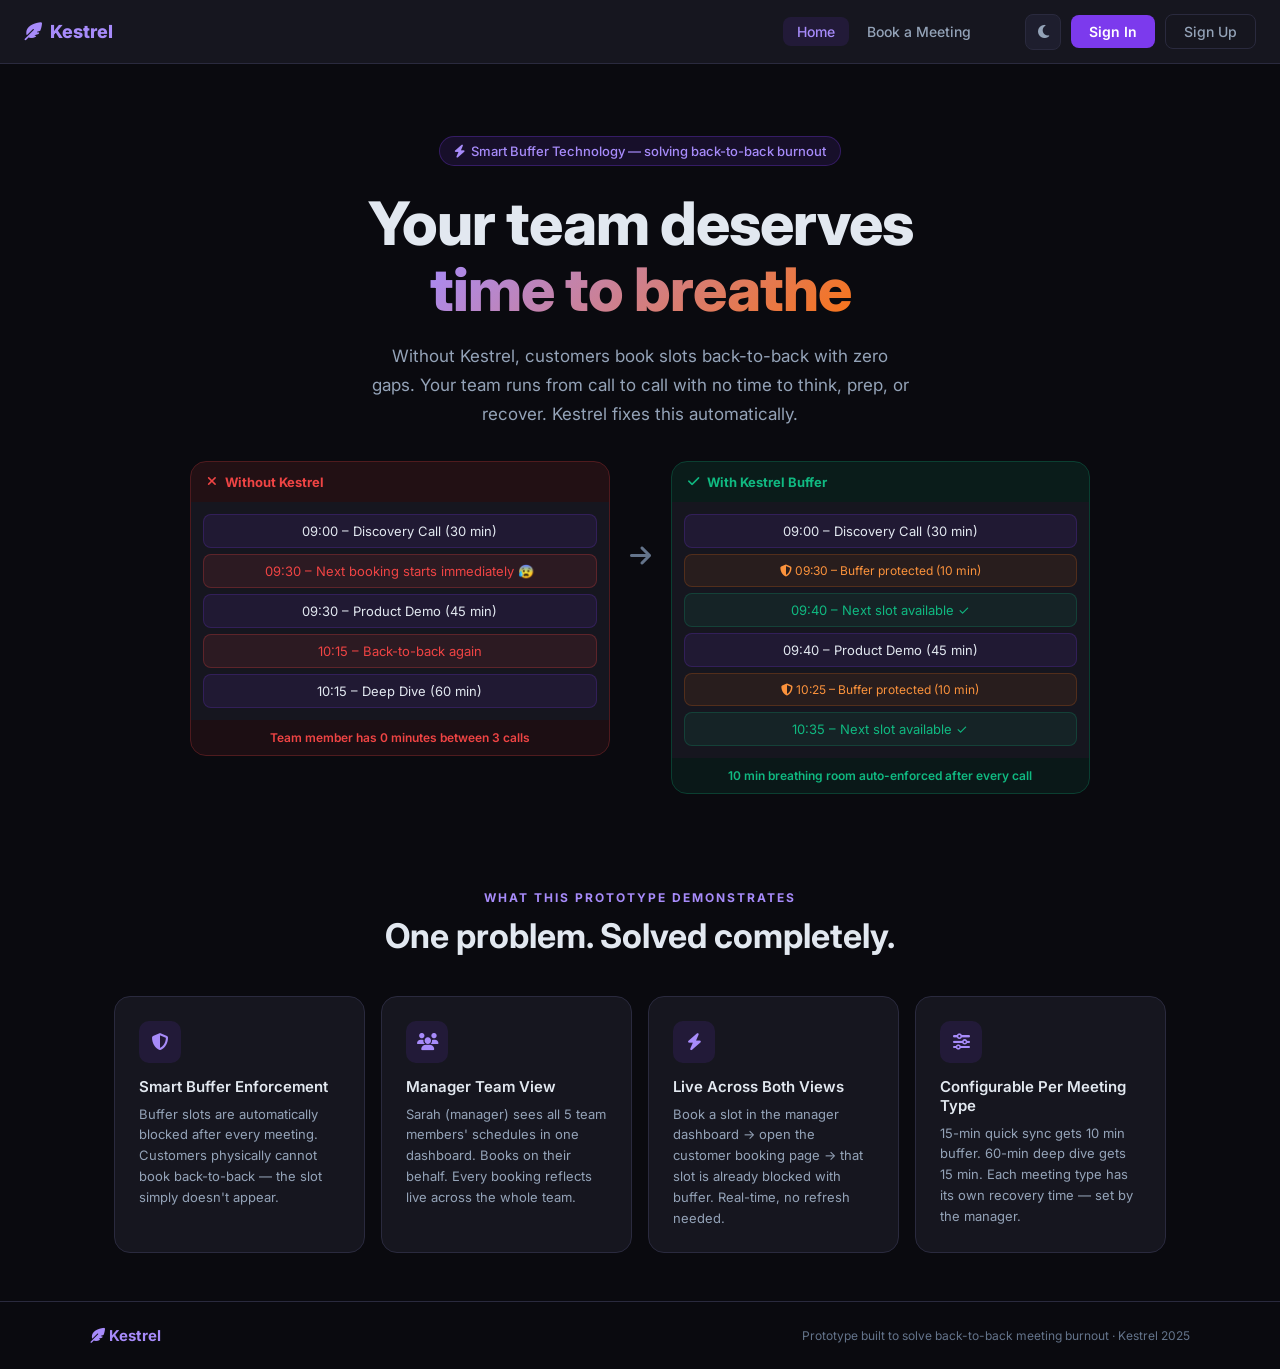
<file: index.html>
<!DOCTYPE html>
<html lang="en" data-theme="dark">
<head>
  <meta charset="UTF-8"/>
  <meta name="viewport" content="width=device-width, initial-scale=1.0"/>
  <title>Kestrel – Smart Scheduling</title>
  <link rel="stylesheet" href="styles.css"/>
  <link href="https://fonts.googleapis.com/css2?family=Inter:wght@300;400;500;600;700;800&display=swap" rel="stylesheet"/>
  <link rel="stylesheet" href="https://cdnjs.cloudflare.com/ajax/libs/font-awesome/6.5.0/css/all.min.css"/>
</head>
<body>
<nav class="navbar">
  <div class="nav-inner">
    <div class="nav-logo"><i class="fa-solid fa-feather-pointed"></i> Kestrel</div>
    <div class="nav-links">
      <a href="index.html" class="nav-link active">Home</a>
      <a href="book.html" class="nav-link">Book a Meeting</a>
    </div>
    <div class="nav-actions">
      <button class="theme-toggle" id="themeToggle" onclick="setTheme(getTheme()==='dark'?'light':'dark')"><i class="fa-solid fa-moon"></i></button>
      <a href="login.html" class="btn-primary">Sign In</a>
      <a href="signup.html" class="btn-ghost">Sign Up</a>
    </div>
  </div>
</nav>

<section class="hero">
  <div class="hero-badge"><i class="fa-solid fa-bolt"></i> Smart Buffer Technology — solving back-to-back burnout</div>
  <h1 class="hero-title">Your team deserves<br/><span class="gradient-text">time to breathe</span></h1>
  <p class="hero-sub">Without Kestrel, customers book slots back-to-back with zero gaps. Your team runs from call to call with no time to think, prep, or recover. Kestrel fixes this automatically.</p>


  <!-- BEFORE / AFTER — the problem visualised -->
  <div class="before-after">
    <div class="ba-panel bad">
      <div class="ba-label bad-label"><i class="fa-solid fa-xmark"></i> Without Kestrel</div>
      <div class="ba-slots">
        <div class="ba-slot booked">09:00 – Discovery Call (30 min)</div>
        <div class="ba-slot danger">09:30 – Next booking starts immediately 😰</div>
        <div class="ba-slot booked">09:30 – Product Demo (45 min)</div>
        <div class="ba-slot danger">10:15 – Back-to-back again</div>
        <div class="ba-slot booked">10:15 – Deep Dive (60 min)</div>
      </div>
      <div class="ba-verdict bad-verdict">Team member has 0 minutes between 3 calls</div>
    </div>
    <div class="ba-arrow"><i class="fa-solid fa-arrow-right"></i></div>
    <div class="ba-panel good">
      <div class="ba-label good-label"><i class="fa-solid fa-check"></i> With Kestrel Buffer</div>
      <div class="ba-slots">
        <div class="ba-slot booked">09:00 – Discovery Call (30 min)</div>
        <div class="ba-slot buffer-slot"><i class="fa-solid fa-shield-halved"></i> 09:30 – Buffer protected (10 min)</div>
        <div class="ba-slot free-slot">09:40 – Next slot available ✓</div>
        <div class="ba-slot booked">09:40 – Product Demo (45 min)</div>
        <div class="ba-slot buffer-slot"><i class="fa-solid fa-shield-halved"></i> 10:25 – Buffer protected (10 min)</div>
        <div class="ba-slot free-slot">10:35 – Next slot available ✓</div>
      </div>
      <div class="ba-verdict good-verdict">10 min breathing room auto-enforced after every call</div>
    </div>
  </div>
</section>

<section class="features">
  <div class="section-label">What this prototype demonstrates</div>
  <h2 class="section-title">One problem. Solved completely.</h2>
  <div class="features-grid">
    <div class="feature-card">
      <div class="feature-icon"><i class="fa-solid fa-shield-halved"></i></div>
      <h3>Smart Buffer Enforcement</h3>
      <p>Buffer slots are automatically blocked after every meeting. Customers physically cannot book back-to-back — the slot simply doesn't appear.</p>
    </div>
    <div class="feature-card">
      <div class="feature-icon"><i class="fa-solid fa-users"></i></div>
      <h3>Manager Team View</h3>
      <p>Sarah (manager) sees all 5 team members' schedules in one dashboard. Books on their behalf. Every booking reflects live across the whole team.</p>
    </div>
    <div class="feature-card">
      <div class="feature-icon"><i class="fa-solid fa-bolt"></i></div>
      <h3>Live Across Both Views</h3>
      <p>Book a slot in the manager dashboard → open the customer booking page → that slot is already blocked with buffer. Real-time, no refresh needed.</p>
    </div>
    <div class="feature-card">
      <div class="feature-icon"><i class="fa-solid fa-sliders"></i></div>
      <h3>Configurable Per Meeting Type</h3>
      <p>15-min quick sync gets 10 min buffer. 60-min deep dive gets 15 min. Each meeting type has its own recovery time — set by the manager.</p>
    </div>
  </div>
</section>

<footer class="footer">
  <div class="footer-inner">
    <div class="footer-logo"><i class="fa-solid fa-feather-pointed"></i> Kestrel</div>
    <p class="footer-copy">Prototype built to solve back-to-back meeting burnout · Kestrel 2025</p>
  </div>
</footer>

<script src="data.js"></script>
<script>
  window.addEventListener('DOMContentLoaded', () => applyTheme(getTheme()));
</script>
</body>
</html>
</file>
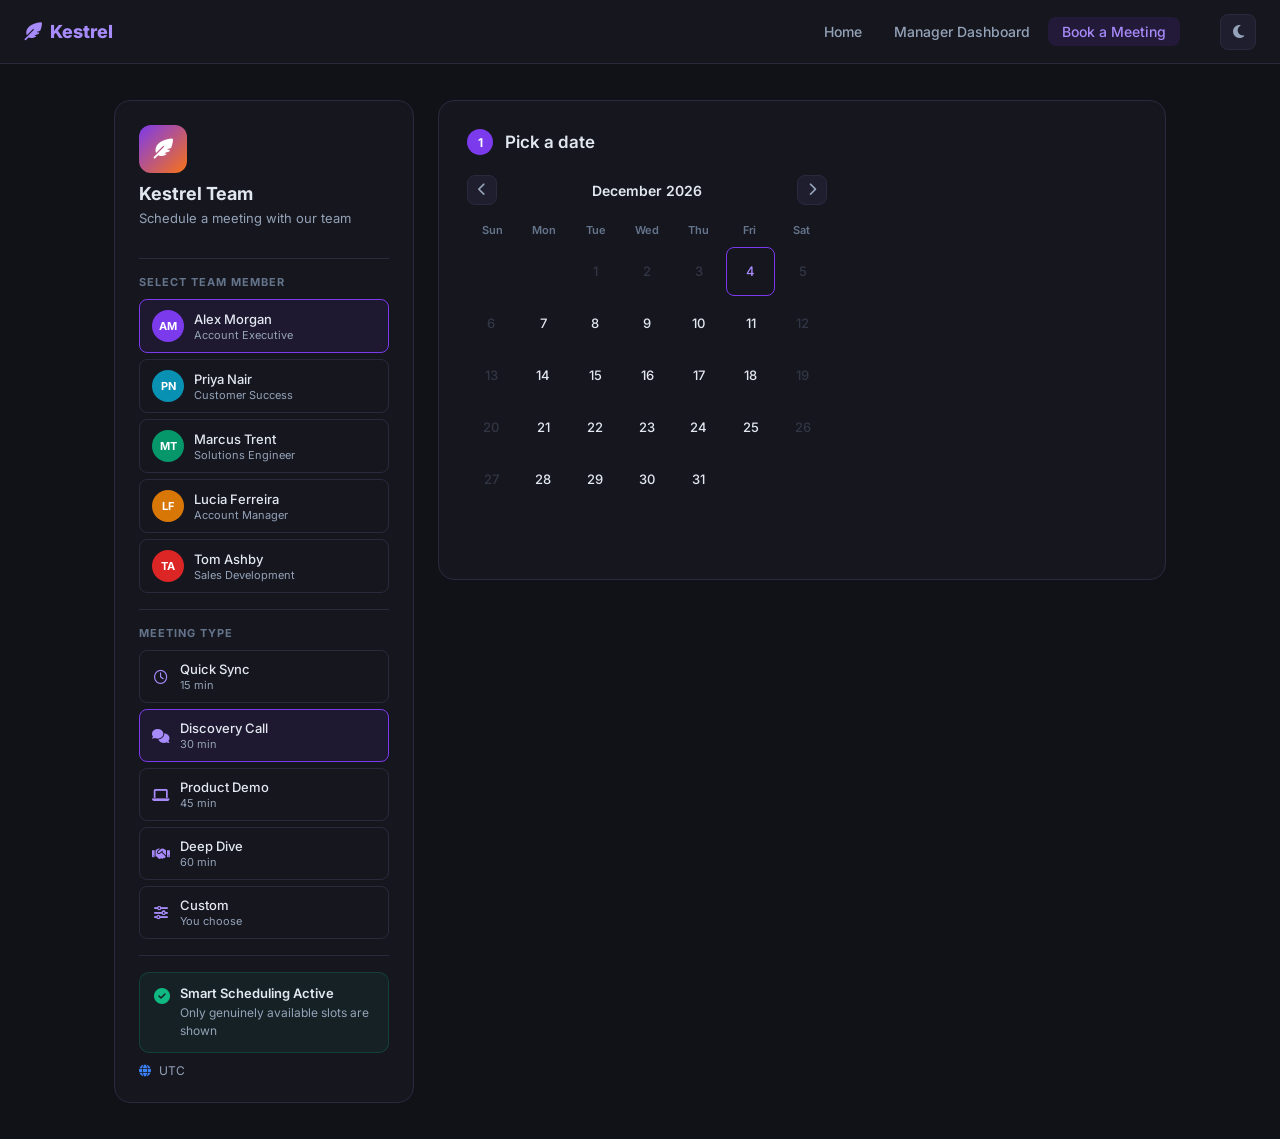
<file: book.html>
<!DOCTYPE html>
<html lang="en" data-theme="dark">
<head>
  <meta charset="UTF-8"/>
  <meta name="viewport" content="width=device-width, initial-scale=1.0"/>
  <title>Book a Meeting – Kestrel</title>
  <link rel="stylesheet" href="styles.css"/>
  <link href="https://fonts.googleapis.com/css2?family=Inter:wght@300;400;500;600;700;800&display=swap" rel="stylesheet"/>
  <link rel="stylesheet" href="https://cdnjs.cloudflare.com/ajax/libs/font-awesome/6.5.0/css/all.min.css"/>
</head>
<body class="book-page">
<nav class="navbar">
  <div class="nav-inner">
    <div class="nav-logo"><i class="fa-solid fa-feather-pointed"></i> Kestrel</div>
    <div class="nav-links">
      <a href="index.html" class="nav-link">Home</a>
      <a href="dashboard.html" class="nav-link">Manager Dashboard</a>
      <a href="book.html" class="nav-link active">Book a Meeting</a>
    </div>
    <div class="nav-actions">
      <button class="theme-toggle" id="themeToggle" onclick="setTheme(getTheme()==='dark'?'light':'dark')"><i class="fa-solid fa-moon"></i></button>
    </div>
  </div>
</nav>

<div class="book-container">
  <!-- LEFT -->
  <div class="book-left">
    <div class="book-left-top">
      <div class="company-logo"><i class="fa-solid fa-feather-pointed"></i></div>
      <div class="company-name">Kestrel Team</div>
      <div class="company-sub">Schedule a meeting with our team</div>
    </div>
    <div class="host-divider"></div>
    <div class="meeting-type-label">Select Team Member</div>
    <div class="member-select-list" id="memberSelectList"></div>
    <div class="host-divider"></div>
    <div class="meeting-type-label">Meeting Type</div>
    <div class="meeting-types" id="meetingTypeList"></div>
    <div class="custom-duration-wrap" id="customDurWrap" style="display:none">
      <label class="custom-dur-label">Duration (minutes)</label>
      <input type="number" id="customDurInput" class="custom-dur-input" min="5" max="480" value="20"/>
    </div>
    <div class="host-divider"></div>
    <div class="buffer-info-box" style="background:rgba(16,185,129,0.07); border-color:rgba(16,185,129,0.2);">
      <div class="bib-icon" style="color:var(--green);"><i class="fa-solid fa-check-circle"></i></div>
      <div class="bib-text">
        <strong>Smart Scheduling Active</strong>
        <span>Only genuinely available slots are shown</span>
      </div>
    </div>
    <div class="tz-info"><i class="fa-solid fa-globe"></i> <span id="userTzDisplay">Detecting timezone…</span></div>
  </div>

  <!-- RIGHT -->
  <div class="book-right">
    <!-- Step 1 -->
    <div class="step" id="step1">
      <div class="step-header"><span class="step-num">1</span><span class="step-title">Pick a date</span></div>
      <div class="calendar-widget">
        <div class="cal-nav">
          <button class="cal-nav-btn" onclick="prevMonth()"><i class="fa-solid fa-chevron-left"></i></button>
          <span id="calMonthLabel"></span>
          <button class="cal-nav-btn" onclick="nextMonth()"><i class="fa-solid fa-chevron-right"></i></button>
        </div>
        <div class="cal-weekdays"><span>Sun</span><span>Mon</span><span>Tue</span><span>Wed</span><span>Thu</span><span>Fri</span><span>Sat</span></div>
        <div class="cal-days" id="calDays"></div>
      </div>
    </div>
    <!-- Step 2 -->
    <div class="step" id="step2" style="display:none">
      <div class="step-header">
        <button class="back-btn" onclick="goBack(2)"><i class="fa-solid fa-arrow-left"></i></button>
        <span class="step-num">2</span>
        <span class="step-title">Pick a time <span class="step-sub" id="selectedDateLabel"></span></span>
      </div>

      <div class="slots-legend">
        <span class="legend-item"><span class="legend-dot free-dot"></span>Available</span>
        <span class="legend-item"><span class="legend-dot buffer-dot"></span>Buffer protected</span>
        <span class="legend-item"><span class="legend-dot booked-dot"></span>Booked</span>
      </div>
      <div class="slots-grid" id="slotsGrid"></div>
    </div>
    <!-- Step 3 -->
    <div class="step" id="step3" style="display:none">
      <div class="step-header">
        <button class="back-btn" onclick="goBack(3)"><i class="fa-solid fa-arrow-left"></i></button>
        <span class="step-num">3</span><span class="step-title">Your details</span>
      </div>
      <div class="booking-summary-bar"><i class="fa-regular fa-calendar-check"></i><span id="summaryText"></span></div>
      <form class="details-form" onsubmit="confirmBooking(event)">
        <div class="form-row">
          <div class="form-group"><label>First Name *</label><input type="text" id="fname" required placeholder="Jane"/></div>
          <div class="form-group"><label>Last Name *</label><input type="text" id="lname" required placeholder="Smith"/></div>
        </div>
        <div class="form-group"><label>Email *</label><input type="email" id="email" required placeholder="jane@company.com"/></div>
        <div class="form-group"><label>Company</label><input type="text" id="company" placeholder="Acme Corp"/></div>
        <div class="form-group"><label>Notes (optional)</label><textarea id="notes" rows="3" placeholder="Anything you'd like to share before the call…"></textarea></div>
        <div class="tz-confirm"><i class="fa-solid fa-globe"></i><span>Your time: <strong id="inviteeTzTime"></strong> · Host time: <strong id="hostTzTime"></strong></span></div>
        <button type="submit" class="btn-primary btn-lg btn-full">Confirm Booking <i class="fa-solid fa-check"></i></button>
      </form>
    </div>
    <!-- Step 4 -->
    <div class="step" id="step4" style="display:none">
      <div class="confirmed-wrap">
        <div class="confirmed-icon"><i class="fa-solid fa-circle-check"></i></div>
        <h2 class="confirmed-title">You're booked!</h2>
        <p class="confirmed-sub">A calendar invite has been sent to <strong id="confirmedEmail"></strong></p>
        <div class="confirmed-card">
          <div class="cc-row"><i class="fa-solid fa-user"></i><span id="confirmedHost"></span></div>
          <div class="cc-row"><i class="fa-regular fa-calendar"></i><span id="confirmedDate"></span></div>
          <div class="cc-row"><i class="fa-regular fa-clock"></i><span id="confirmedTime"></span></div>
          <div class="cc-row"><i class="fa-solid fa-globe"></i><span id="confirmedTz"></span></div>
        </div>
        <div class="buffer-notice">
          <i class="fa-solid fa-shield-halved"></i>
          A buffer has been automatically reserved after your meeting. Your host will use this time to prepare for their next call.
        </div>
        <a href="book.html" class="btn-ghost btn-lg">Book another meeting</a>
        <a href="dashboard.html" class="btn-ghost btn-lg" style="margin-left:8px">View in Dashboard</a>
      </div>
    </div>
  </div>
</div>

<div class="slot-tooltip" id="slotTooltip"></div>
<script src="data.js"></script>
<script src="book.js"></script>
</body>
</html>
</file>
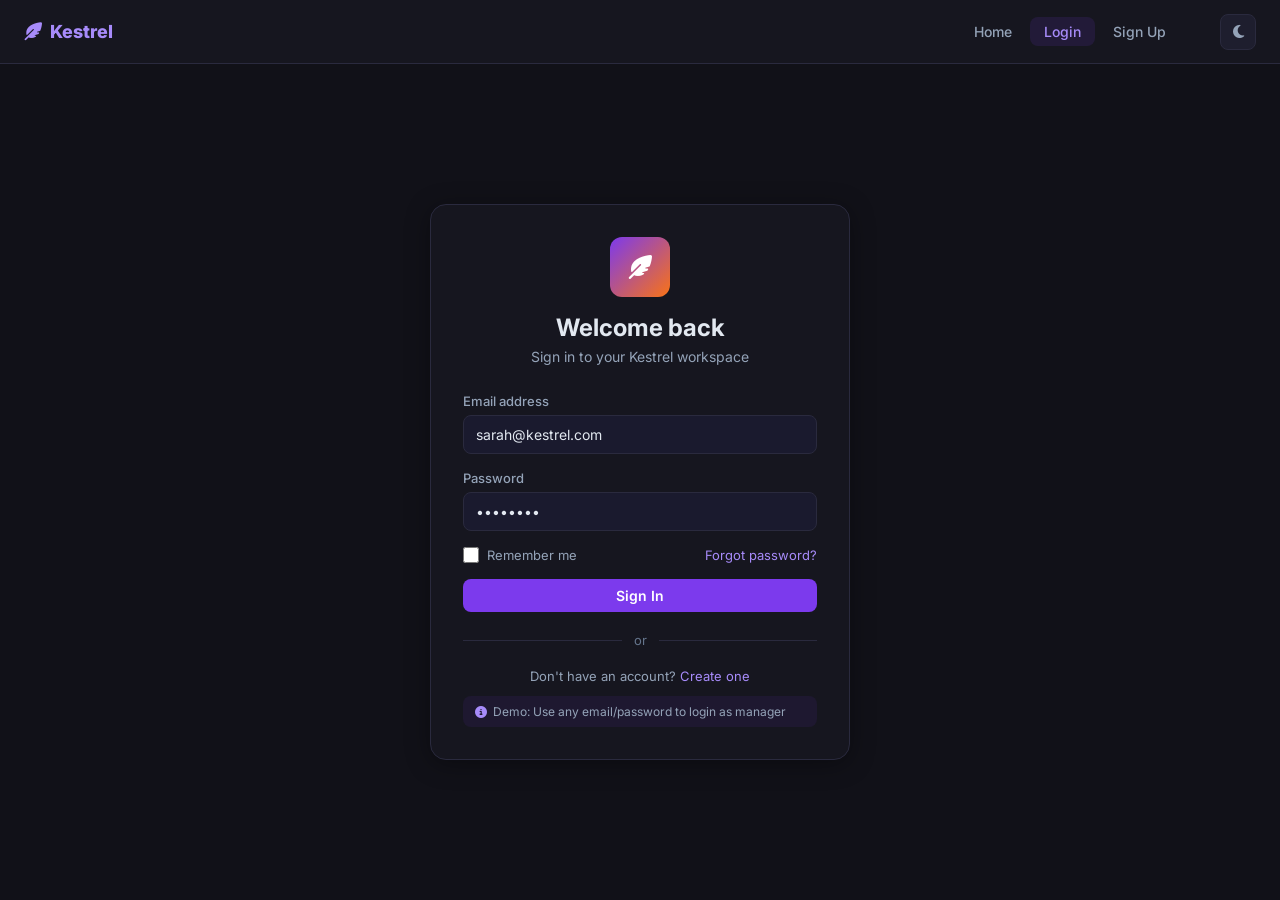
<file: dashboard.html>
<!DOCTYPE html>
<html lang="en" data-theme="dark">
<head>
  <meta charset="UTF-8"/>
  <meta name="viewport" content="width=device-width, initial-scale=1.0"/>
  <title>Manager Dashboard – Kestrel</title>
  <link rel="stylesheet" href="styles.css"/>
  <link href="https://fonts.googleapis.com/css2?family=Inter:wght@300;400;500;600;700;800&display=swap" rel="stylesheet"/>
  <link rel="stylesheet" href="https://cdnjs.cloudflare.com/ajax/libs/font-awesome/6.5.0/css/all.min.css"/>
</head>
<body class="dash-page">
<nav class="navbar">
  <div class="nav-inner">
    <div class="nav-logo"><i class="fa-solid fa-feather-pointed"></i> Kestrel</div>
    <div class="nav-links">
      <a href="index.html" class="nav-link">Home</a>
      <a href="dashboard.html" class="nav-link active">Manager Dashboard</a>
      <a href="book.html" class="nav-link">Book a Meeting</a>
    </div>
    <div class="nav-actions">
      <button class="theme-toggle" id="themeToggle" onclick="setTheme(getTheme()==='dark'?'light':'dark')"><i class="fa-solid fa-moon"></i></button>
      <div class="manager-badge"><div class="mgr-avatar">SC</div><span>Sarah Chen</span><span class="mgr-role">Manager</span></div>
      <a href="#" onclick="logout()" class="btn-ghost" style="font-size:13px; padding:6px 12px"><i class="fa-solid fa-right-from-bracket"></i> Logout</a>
    </div>
  </div>
</nav>

<div class="dash-layout">
  <!-- SIDEBAR -->
  <aside class="dash-sidebar">
    <div class="sidebar-section-label">Navigation</div>
    <nav class="sidebar-nav">
      <a class="sidebar-link active" onclick="showPanel('overview')"><i class="fa-solid fa-house"></i> Overview</a>
      <a class="sidebar-link" onclick="showPanel('schedule')"><i class="fa-regular fa-calendar"></i> My Schedule</a>
      <a class="sidebar-link" onclick="showPanel('team')"><i class="fa-solid fa-users"></i> Team</a>
      <a class="sidebar-link" onclick="showPanel('buffer')"><i class="fa-solid fa-shield-halved"></i> Buffer Settings</a>
      <a class="sidebar-link" onclick="showPanel('reminders')"><i class="fa-solid fa-bell"></i> Reminders</a>
      <a class="sidebar-link" onclick="showPanel('settings')"><i class="fa-solid fa-gear"></i> Settings</a>
    </nav>
    <div class="sidebar-divider"></div>
    <div class="sidebar-section-label">Team Members</div>
    <div class="sidebar-team" id="sidebarTeam"></div>
  </aside>

  <!-- MAIN -->
  <main class="dash-main">

    <!-- OVERVIEW PANEL -->
    <div class="panel" id="panel-overview">
      <div class="dash-topbar">
        <div>
          <h1 class="dash-title" id="dashGreeting"></h1>
          <p class="dash-sub">Here's your team's schedule for today. <span id="dashDateLabel"></span></p>
        </div>
        <div class="dash-topbar-actions">
          <button class="btn-primary" onclick="openBookModal()"><i class="fa-solid fa-plus"></i> Book for Team</button>
        </div>
      </div>
      <div class="dash-stats" id="dashStats"></div>
      <div class="team-grid" id="teamGrid"></div>
    </div>

    <!-- SCHEDULE PANEL -->
    <div class="panel" id="panel-schedule" style="display:none">
      <h2 class="panel-title"><i class="fa-regular fa-calendar"></i> My Schedule</h2>
      <div class="timeline" id="myScheduleTimeline"></div>
    </div>

    <!-- TEAM PANEL -->
    <div class="panel" id="panel-team" style="display:none">
      <div class="dash-topbar">
        <div>
          <h2 class="panel-title"><i class="fa-solid fa-users"></i> Team Members</h2>
        </div>
        <div class="dash-topbar-actions">
          <button class="btn-primary" onclick="openAddMemberModal()"><i class="fa-solid fa-plus"></i> Add Team Member</button>
        </div>
      </div>
      <div class="team-list" id="teamList"></div>
    </div>

    <!-- BUFFER PANEL -->
    <div class="panel" id="panel-buffer" style="display:none">
      <h2 class="panel-title"><i class="fa-solid fa-shield-halved"></i> Buffer Time Settings</h2>
      <div class="buffer-explainer">
        <i class="fa-solid fa-circle-info"></i>
        <span>Buffer time is the gap Kestrel enforces after every call. A 30-min Discovery Call with 10-min buffer means the next bookable slot is 40 minutes after the call starts — not 30.</span>
      </div>
      <div class="buffer-settings-grid" id="bufferGrid"></div>
      <div class="buffer-save-row">
        <span class="buffer-note"><i class="fa-solid fa-bolt"></i> Changes apply instantly to the customer booking page.</span>
        <button class="btn-primary" onclick="saveBufferSettings()">Save Settings</button>
      </div>
    </div>

    <!-- REMINDERS PANEL -->
    <div class="panel" id="panel-reminders" style="display:none">
      <h2 class="panel-title"><i class="fa-solid fa-bell"></i> Reminder Settings</h2>
      <div class="reminder-cards">
        <div class="reminder-card">
          <div class="rc-info"><span class="rc-title">Email Reminder</span><span class="rc-desc">Sent 24 hours before the meeting</span></div>
          <label class="toggle-switch"><input type="checkbox" checked/><span class="toggle-slider"></span></label>
        </div>
        <div class="reminder-card">
          <div class="rc-info"><span class="rc-title">Email Reminder</span><span class="rc-desc">Sent 1 hour before the meeting</span></div>
          <label class="toggle-switch"><input type="checkbox" checked/><span class="toggle-slider"></span></label>
        </div>
        <div class="reminder-card">
          <div class="rc-info"><span class="rc-title">SMS Reminder</span><span class="rc-desc">Sent 30 minutes before (US/UK numbers)</span></div>
          <label class="toggle-switch"><input type="checkbox"/><span class="toggle-slider"></span></label>
        </div>
        <div class="reminder-card">
          <div class="rc-info"><span class="rc-title">Buffer Alert</span><span class="rc-desc">Notify team member when buffer time starts</span></div>
          <label class="toggle-switch"><input type="checkbox" checked/><span class="toggle-slider"></span></label>
        </div>
      </div>
    </div>

    <!-- SETTINGS PANEL -->
    <div class="panel" id="panel-settings" style="display:none">
      <h2 class="panel-title"><i class="fa-solid fa-gear"></i> Settings</h2>
      <div class="settings-group">
        <div class="settings-row">
          <div class="sr-info"><span class="sr-title">Dark Mode</span><span class="sr-desc">Switch between dark and light theme</span></div>
          <label class="toggle-switch"><input type="checkbox" id="darkModeToggle" onchange="setTheme(this.checked?'dark':'light')"/><span class="toggle-slider"></span></label>
        </div>
        <div class="settings-row">
          <div class="sr-info"><span class="sr-title">Default Buffer Time</span><span class="sr-desc">Applied when no meeting-specific buffer is set</span></div>
          <span class="sr-value">10 minutes</span>
        </div>
        <div class="settings-row">
          <div class="sr-info"><span class="sr-title">Working Hours</span><span class="sr-desc">Slots outside these hours are hidden</span></div>
          <span class="sr-value">08:00 – 18:00</span>
        </div>
        <div class="settings-row">
          <div class="sr-info"><span class="sr-title">Reset Demo Data</span><span class="sr-desc">Clear all bookings and start fresh</span></div>
          <button class="btn-ghost" onclick="resetData()">Reset</button>
        </div>
      </div>
    </div>

  </main>
</div>

<!-- BOOK FOR TEAM MODAL -->
<div class="modal-overlay" id="bookModal" style="display:none" onclick="closeModalOutside(event)">
  <div class="modal">
    <div class="modal-header">
      <h3><i class="fa-solid fa-plus"></i> Book a Meeting for Team</h3>
      <button class="modal-close" onclick="closeBookModal()"><i class="fa-solid fa-xmark"></i></button>
    </div>
    <div class="modal-body">
      <!-- Step A: Pick member + type -->
      <div id="modalStepA">
        <div class="modal-field">
          <label>Team Member</label>
          <div class="member-picker" id="memberPicker"></div>
        </div>
        <div class="modal-field">
          <label>Meeting Type</label>
          <div class="type-picker" id="typePicker"></div>
        </div>
        <div class="modal-field" id="customDurField" style="display:none">
          <label>Custom Duration (minutes)</label>
          <input type="number" id="modalCustomDur" class="modal-input" min="5" max="480" value="20"/>
        </div>
        <button class="btn-primary btn-full" onclick="modalNextStep()">Choose Date & Time <i class="fa-solid fa-arrow-right"></i></button>
      </div>
      <!-- Step B: Pick date + slot -->
      <div id="modalStepB" style="display:none">
        <button class="back-link" onclick="modalBackStep()"><i class="fa-solid fa-arrow-left"></i> Back</button>
        <div class="modal-selected-info" id="modalSelectedInfo"></div>
        <div class="modal-cal-wrap">
          <div class="cal-nav">
            <button class="cal-nav-btn" onclick="modalPrevMonth()"><i class="fa-solid fa-chevron-left"></i></button>
            <span id="modalMonthLabel"></span>
            <button class="cal-nav-btn" onclick="modalNextMonth()"><i class="fa-solid fa-chevron-right"></i></button>
          </div>
          <div class="cal-weekdays"><span>Su</span><span>Mo</span><span>Tu</span><span>We</span><span>Th</span><span>Fr</span><span>Sa</span></div>
          <div class="cal-days" id="modalCalDays"></div>
        </div>
        <div id="modalSlotsWrap" style="display:none">
          <div class="slots-legend">
            <span class="legend-item"><span class="legend-dot free-dot"></span>Available</span>
            <span class="legend-item"><span class="legend-dot buffer-dot"></span>Buffer protected</span>
            <span class="legend-item"><span class="legend-dot booked-dot"></span>Booked</span>
          </div>
          <div class="slots-grid" id="modalSlotsGrid"></div>
        </div>
      </div>
      <!-- Step C: Guest details -->
      <div id="modalStepC" style="display:none">
        <button class="back-link" onclick="modalBackToB()"><i class="fa-solid fa-arrow-left"></i> Back</button>
        <div class="booking-summary-bar" id="modalSummaryBar"></div>
        <div class="modal-field">
          <label>Guest Name *</label>
          <input type="text" id="modalGuestName" class="modal-input" placeholder="Jane Smith"/>
        </div>
        <div class="modal-field">
          <label>Guest Email *</label>
          <input type="email" id="modalGuestEmail" class="modal-input" placeholder="jane@company.com"/>
        </div>
        <div class="modal-field">
          <label>Notes</label>
          <textarea id="modalNotes" class="modal-input" rows="2" placeholder="Agenda or context…"></textarea>
        </div>
        <button class="btn-primary btn-full" onclick="confirmManagerBooking()">Confirm Booking <i class="fa-solid fa-check"></i></button>
      </div>
    </div>
  </div>
</div>

<!-- TOOLTIP -->
<div class="slot-tooltip" id="slotTooltip"></div>

<script src="data.js"></script>
<script src="dashboard.js"></script>
<script src="logout.js"></script>
</body>
</html>
</file>
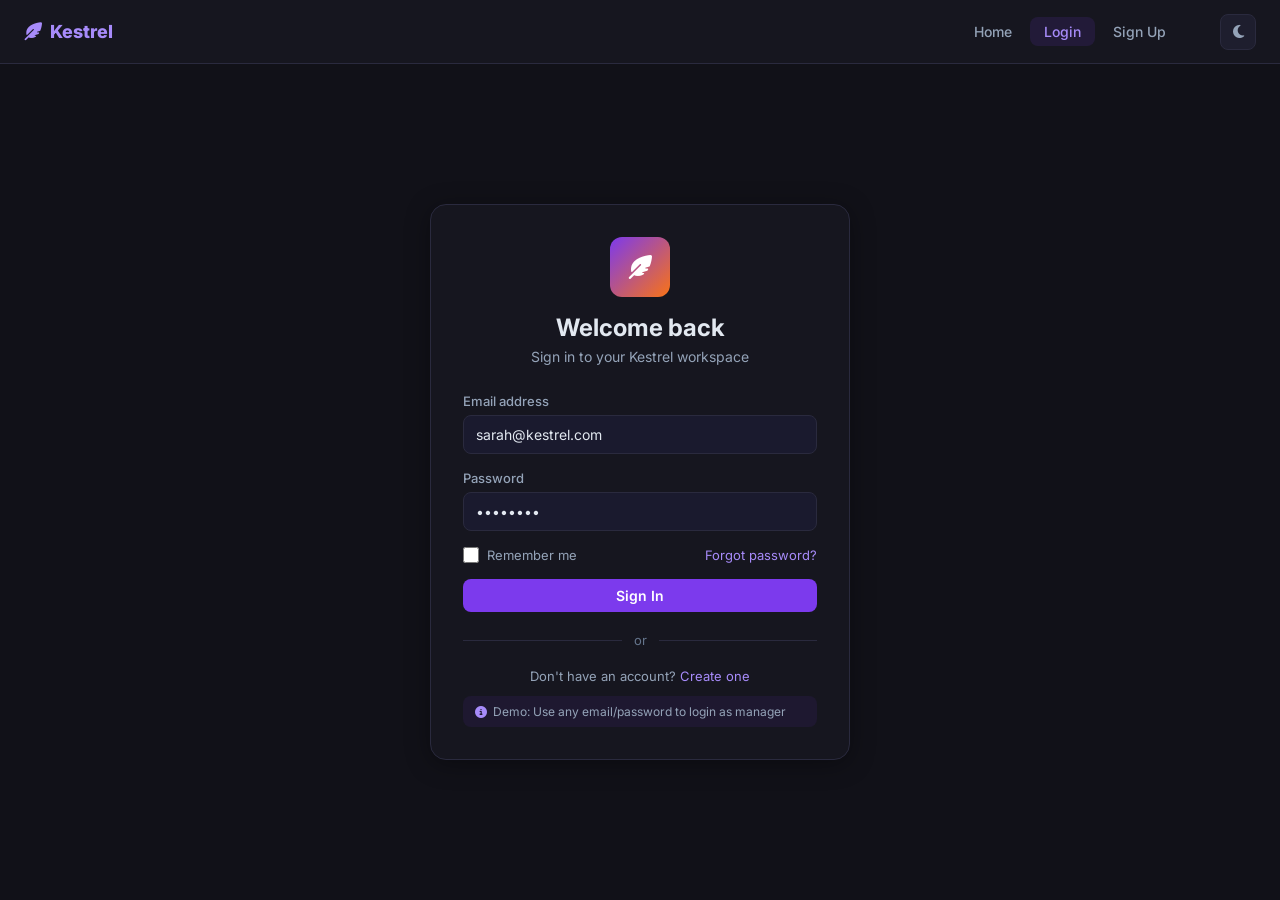
<file: login.html>
<!DOCTYPE html>
<html lang="en" data-theme="dark">
<head>
  <meta charset="UTF-8"/>
  <meta name="viewport" content="width=device-width, initial-scale=1.0"/>
  <title>Login – Kestrel</title>
  <link rel="stylesheet" href="styles.css"/>
  <link href="https://fonts.googleapis.com/css2?family=Inter:wght@300;400;500;600;700;800&display=swap" rel="stylesheet"/>
  <link rel="stylesheet" href="https://cdnjs.cloudflare.com/ajax/libs/font-awesome/6.5.0/css/all.min.css"/>
</head>
<body class="auth-page">
<nav class="navbar">
  <div class="nav-inner">
    <div class="nav-logo"><i class="fa-solid fa-feather-pointed"></i> Kestrel</div>
    <div class="nav-links">
      <a href="index.html" class="nav-link">Home</a>
      <a href="login.html" class="nav-link active">Login</a>
      <a href="signup.html" class="nav-link">Sign Up</a>
    </div>
    <div class="nav-actions">
      <button class="theme-toggle" id="themeToggle" onclick="setTheme(getTheme()==='dark'?'light':'dark')"><i class="fa-solid fa-moon"></i></button>
    </div>
  </div>
</nav>

<div class="auth-container">
  <div class="auth-card">
    <div class="auth-header">
      <div class="company-logo"><i class="fa-solid fa-feather-pointed"></i></div>
      <h1>Welcome back</h1>
      <p>Sign in to your Kestrel workspace</p>
    </div>
    
    <form id="loginForm" class="auth-form">
      <div class="form-group">
        <label>Email address</label>
        <input type="email" id="email" placeholder="you@company.com" required value="sarah@kestrel.com" class="modal-input"/>
      </div>
      <div class="form-group">
        <label>Password</label>
        <input type="password" id="password" placeholder="••••••••" required value="demo1234" class="modal-input"/>
      </div>
      <div class="form-options">
        <label class="checkbox">
          <input type="checkbox" id="remember"/>
          <span>Remember me</span>
        </label>
        <a href="#" class="forgot-link">Forgot password?</a>
      </div>
      <button type="submit" class="btn-primary btn-full">Sign In</button>
    </form>
    
    <div class="auth-divider">
      <span>or</span>
    </div>
    
    <div class="auth-footer">
      <p>Don't have an account? <a href="signup.html">Create one</a></p>
      <p class="auth-note"><i class="fa-solid fa-circle-info"></i> Demo: Use any email/password to login as manager</p>
    </div>
  </div>
</div>

<script src="data.js"></script>
<script>
document.addEventListener('DOMContentLoaded', () => {
  applyTheme(getTheme());
  
  document.getElementById('loginForm').addEventListener('submit', (e) => {
    e.preventDefault();
    const email = document.getElementById('email').value.trim();
    const password = document.getElementById('password').value.trim();
    
    if (!email || !password) {
      showToast('Please enter email and password', 'error');
      return;
    }
    
    // For demo: use pre-filled credentials
    const user = {
      email,
      name: 'Sarah Chen',
      role: 'manager',
      company: 'Kestrel Inc',
      createdAt: new Date().toISOString()
    };
    
    localStorage.setItem('kestrel_user', JSON.stringify(user));
    
    // Always reset bookings on login so fresh demo data loads
    localStorage.removeItem('kestrel_bookings');
    
    // Load default team if not exists
    if (!localStorage.getItem('kestrel_team')) {
      const defaultTeam = [
        { id: 'alex', name: 'Alex Morgan', role: 'Account Executive', avatar: 'AM', color: '#7c3aed', email: 'alex@kestrel.com' },
        { id: 'priya', name: 'Priya Nair', role: 'Customer Success', avatar: 'PN', color: '#0891b2', email: 'priya@kestrel.com' },
        { id: 'marcus', name: 'Marcus Trent', role: 'Solutions Engineer', avatar: 'MT', color: '#059669', email: 'marcus@kestrel.com' },
        { id: 'lucia', name: 'Lucia Ferreira', role: 'Account Manager', avatar: 'LF', color: '#d97706', email: 'lucia@kestrel.com' },
        { id: 'tom', name: 'Tom Ashby', role: 'Sales Development', avatar: 'TA', color: '#dc2626', email: 'tom@kestrel.com' }
      ];
      localStorage.setItem('kestrel_team', JSON.stringify(defaultTeam));
    }
    
    showToast('✓ Signed in successfully');
    setTimeout(() => {
      window.location.href = 'dashboard.html';
    }, 800);
  });
  
  function showToast(msg, type = 'success') {
    const t = document.createElement('div');
    t.className = `toast ${type}`;
    t.innerHTML = `<i class="fa-solid fa-circle-check"></i> ${msg}`;
    document.body.appendChild(t);
    setTimeout(() => t.remove(), 3500);
  }
});
</script>
</body>
</html>
</file>
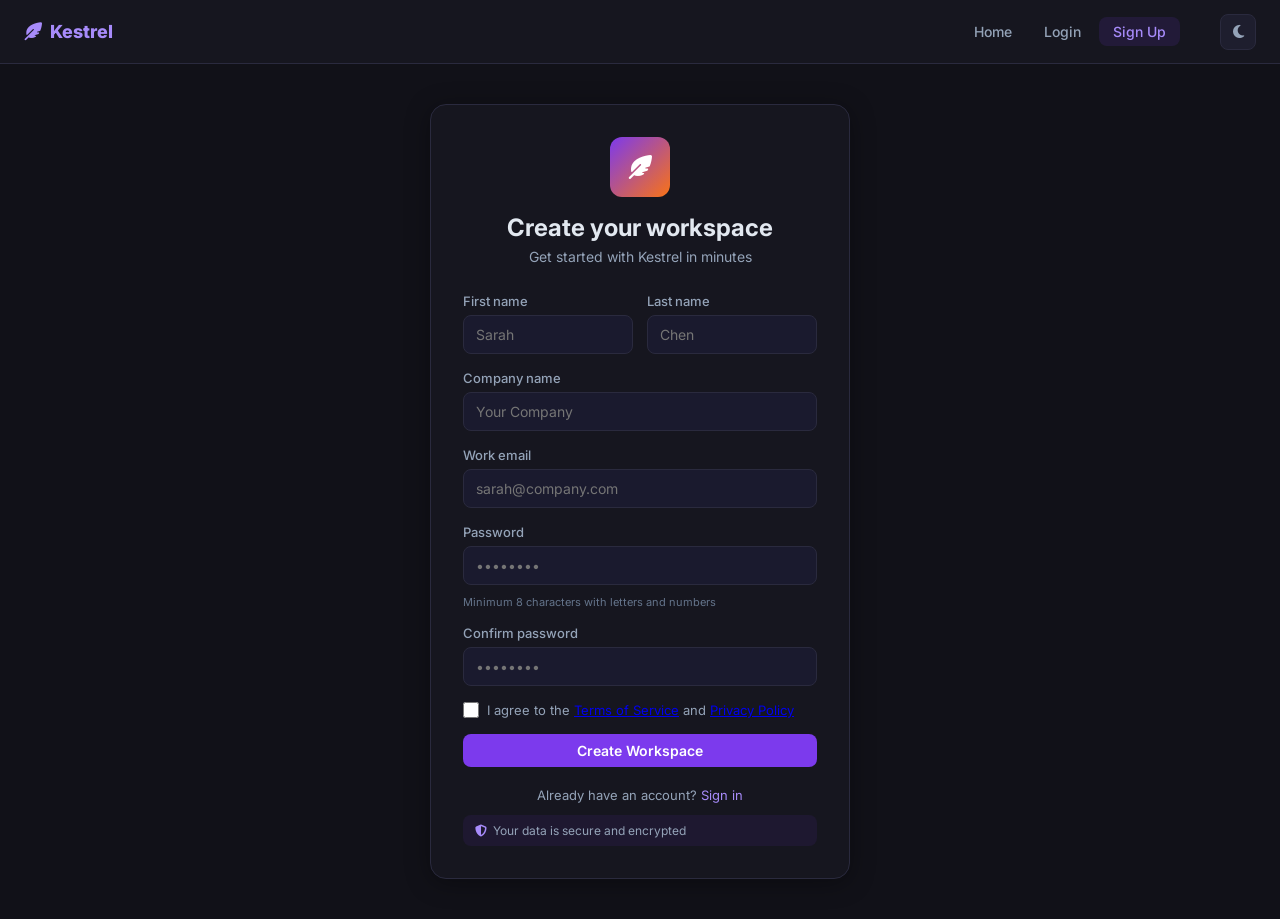
<file: signup.html>
<!DOCTYPE html>
<html lang="en" data-theme="dark">
<head>
  <meta charset="UTF-8"/>
  <meta name="viewport" content="width=device-width, initial-scale=1.0"/>
  <title>Sign Up – Kestrel</title>
  <link rel="stylesheet" href="styles.css"/>
  <link href="https://fonts.googleapis.com/css2?family=Inter:wght@300;400;500;600;700;800&display=swap" rel="stylesheet"/>
  <link rel="stylesheet" href="https://cdnjs.cloudflare.com/ajax/libs/font-awesome/6.5.0/css/all.min.css"/>
</head>
<body class="auth-page">
<nav class="navbar">
  <div class="nav-inner">
    <div class="nav-logo"><i class="fa-solid fa-feather-pointed"></i> Kestrel</div>
    <div class="nav-links">
      <a href="index.html" class="nav-link">Home</a>
      <a href="login.html" class="nav-link">Login</a>
      <a href="signup.html" class="nav-link active">Sign Up</a>
    </div>
    <div class="nav-actions">
      <button class="theme-toggle" id="themeToggle" onclick="setTheme(getTheme()==='dark'?'light':'dark')"><i class="fa-solid fa-moon"></i></button>
    </div>
  </div>
</nav>

<div class="auth-container">
  <div class="auth-card">
    <div class="auth-header">
      <div class="company-logo"><i class="fa-solid fa-feather-pointed"></i></div>
      <h1>Create your workspace</h1>
      <p>Get started with Kestrel in minutes</p>
    </div>
    
    <form id="signupForm" class="auth-form">
      <div class="form-row">
        <div class="form-group">
          <label>First name</label>
          <input type="text" id="firstName" placeholder="Sarah" required class="modal-input"/>
        </div>
        <div class="form-group">
          <label>Last name</label>
          <input type="text" id="lastName" placeholder="Chen" required class="modal-input"/>
        </div>
      </div>
      
      <div class="form-group">
        <label>Company name</label>
        <input type="text" id="company" placeholder="Your Company" required class="modal-input"/>
      </div>
      
      <div class="form-group">
        <label>Work email</label>
        <input type="email" id="email" placeholder="sarah@company.com" required class="modal-input"/>
      </div>
      
      <div class="form-group">
        <label>Password</label>
        <input type="password" id="password" placeholder="••••••••" required class="modal-input"/>
        <div class="password-hint">Minimum 8 characters with letters and numbers</div>
      </div>
      
      <div class="form-group">
        <label>Confirm password</label>
        <input type="password" id="confirmPassword" placeholder="••••••••" required class="modal-input"/>
      </div>
      

      
      <label class="checkbox">
        <input type="checkbox" id="terms" required/>
        <span>I agree to the <a href="#">Terms of Service</a> and <a href="#">Privacy Policy</a></span>
      </label>
      
      <button type="submit" class="btn-primary btn-full">Create Workspace</button>
    </form>
    
    <div class="auth-footer">
      <p>Already have an account? <a href="login.html">Sign in</a></p>
      <p class="auth-note"><i class="fa-solid fa-shield-halved"></i> Your data is secure and encrypted</p>
    </div>
  </div>
</div>

<script src="data.js"></script>
<script>
document.addEventListener('DOMContentLoaded', () => {
  applyTheme(getTheme());
  
  document.getElementById('signupForm').addEventListener('submit', (e) => {
    e.preventDefault();
    
    const firstName = document.getElementById('firstName').value.trim();
    const lastName = document.getElementById('lastName').value.trim();
    const company = document.getElementById('company').value.trim();
    const email = document.getElementById('email').value.trim();
    const password = document.getElementById('password').value;
    const confirmPassword = document.getElementById('confirmPassword').value;
    const teamSize = document.getElementById('teamSize').value;
    
    if (!firstName || !lastName || !company || !email || !password) {
      showToast('Please fill all required fields', 'error');
      return;
    }
    
    if (password !== confirmPassword) {
      showToast('Passwords do not match', 'error');
      return;
    }
    
    if (password.length < 8) {
      showToast('Password must be at least 8 characters', 'error');
      return;
    }
    
    // Create user account
    const user = {
      email,
      name: `${firstName} ${lastName}`,
      company,
      role: 'manager',
      teamSize,
      createdAt: new Date().toISOString()
    };
    
    localStorage.setItem('kestrel_user', JSON.stringify(user));
    
    // Create empty team - user will add members manually
    const team = [];
    localStorage.setItem('kestrel_team', JSON.stringify(team));
    
    showToast('✓ Workspace created successfully!');
    setTimeout(() => {
      window.location.href = 'dashboard.html';
    }, 1000);
  });
  
  function showToast(msg, type = 'success') {
    const t = document.createElement('div');
    t.className = `toast ${type}`;
    t.innerHTML = `<i class="fa-solid fa-circle-check"></i> ${msg}`;
    document.body.appendChild(t);
    setTimeout(() => t.remove(), 3500);
  }
});
</script>
</body>
</html>
</file>
<file: styles.css>
/* ===== TOKENS ===== */
:root {
  --purple: #7c3aed;
  --purple-light: #a78bfa;
  --purple-dark: #5b21b6;
  --orange: #f97316;
  --orange-light: #fb923c;
  --green: #10b981;
  --blue: #3b82f6;
  --red: #ef4444;
  --radius: 12px;
  --radius-lg: 16px;
  --shadow: 0 4px 24px rgba(0,0,0,0.35);
}

/* DARK THEME (default) */
[data-theme="dark"] {
  --bg: #0a0a0f;
  --bg2: #111118;
  --bg3: #1a1a2e;
  --card: #16161f;
  --card2: #1e1e2e;
  --border: #2a2a3e;
  --text: #e2e8f0;
  --text2: #94a3b8;
  --text3: #64748b;
}

/* LIGHT THEME */
[data-theme="light"] {
  --bg: #f8fafc;
  --bg2: #f1f5f9;
  --bg3: #e2e8f0;
  --card: #ffffff;
  --card2: #f8fafc;
  --border: #e2e8f0;
  --text: #0f172a;
  --text2: #475569;
  --text3: #94a3b8;
}

/* ===== RESET ===== */
*, *::before, *::after { box-sizing: border-box; margin: 0; padding: 0; }
html { scroll-behavior: smooth; }
body {
  font-family: 'Inter', sans-serif;
  background: var(--bg);
  color: var(--text);
  min-height: 100vh;
  transition: background 0.3s, color 0.3s;
}

/* ===== NAVBAR ===== */
.navbar {
  position: sticky; top: 0; z-index: 100;
  background: var(--card);
  border-bottom: 1px solid var(--border);
  padding: 0 24px; height: 64px;
  display: flex; align-items: center;
  backdrop-filter: blur(12px);
}
.nav-inner {
  max-width: 1280px; width: 100%; margin: 0 auto;
  display: flex; align-items: center; gap: 24px;
}
.nav-logo {
  font-size: 18px; font-weight: 800;
  color: var(--purple-light);
  display: flex; align-items: center; gap: 8px;
  text-decoration: none;
}
.nav-links { display: flex; gap: 4px; margin-left: auto; }
.nav-link {
  padding: 6px 14px; border-radius: 8px;
  color: var(--text2); text-decoration: none;
  font-size: 14px; font-weight: 500; transition: all 0.2s;
}
.nav-link:hover { color: var(--text); background: var(--card2); }
.nav-link.active { color: var(--purple-light); background: rgba(124,58,237,0.12); }
.nav-actions { display: flex; align-items: center; gap: 10px; margin-left: 16px; }
.theme-toggle {
  width: 36px; height: 36px; border-radius: 8px;
  background: var(--card2); border: 1px solid var(--border);
  color: var(--text2); cursor: pointer; font-size: 15px;
  display: flex; align-items: center; justify-content: center;
  transition: all 0.2s;
}
.theme-toggle:hover { border-color: var(--purple); color: var(--purple-light); }
.manager-badge {
  display: flex; align-items: center; gap: 8px;
  background: var(--card2); border: 1px solid var(--border);
  border-radius: 10px; padding: 6px 12px;
  font-size: 13px; font-weight: 500;
}
.mgr-avatar {
  width: 28px; height: 28px; border-radius: 50%;
  background: linear-gradient(135deg, var(--purple), var(--orange));
  color: #fff; font-size: 11px; font-weight: 700;
  display: flex; align-items: center; justify-content: center;
}
.mgr-role {
  font-size: 11px; color: var(--purple-light);
  background: rgba(124,58,237,0.12);
  padding: 2px 7px; border-radius: 999px;
}

/* ===== BUTTONS ===== */
.btn-primary {
  background: var(--purple); color: #fff;
  border: none; cursor: pointer;
  padding: 8px 18px; border-radius: 8px;
  font-size: 14px; font-weight: 600;
  text-decoration: none;
  display: inline-flex; align-items: center; gap: 6px;
  transition: all 0.2s; font-family: inherit;
}
.btn-primary:hover { background: var(--purple-dark); transform: translateY(-1px); }
.btn-ghost {
  background: transparent; color: var(--text2);
  border: 1px solid var(--border); cursor: pointer;
  padding: 8px 18px; border-radius: 8px;
  font-size: 14px; font-weight: 500;
  text-decoration: none;
  display: inline-flex; align-items: center; gap: 6px;
  transition: all 0.2s; font-family: inherit;
}
.btn-ghost:hover { color: var(--text); border-color: var(--purple); }
.btn-lg { padding: 12px 24px; font-size: 15px; border-radius: 10px; }
.btn-full { width: 100%; justify-content: center; }

/* ===== HERO (index) ===== */
.hero {
  max-width: 1100px; margin: 0 auto;
  padding: 72px 24px 48px;
  display: flex; flex-direction: column; align-items: center; text-align: center;
}
.hero-badge {
  display: inline-flex; align-items: center; gap: 6px;
  background: rgba(124,58,237,0.12); border: 1px solid rgba(124,58,237,0.3);
  color: var(--purple-light); padding: 6px 14px; border-radius: 999px;
  font-size: 13px; font-weight: 500; margin-bottom: 24px;
}
.hero-title {
  font-size: clamp(36px,6vw,60px); font-weight: 800;
  line-height: 1.1; letter-spacing: -1px; margin-bottom: 20px;
}
.gradient-text {
  background: linear-gradient(135deg, var(--purple-light), var(--orange));
  -webkit-background-clip: text; -webkit-text-fill-color: transparent; background-clip: text;
}
.hero-sub { font-size: 17px; color: var(--text2); max-width: 540px; line-height: 1.7; margin-bottom: 32px; }
.hero-actions { display: flex; gap: 12px; flex-wrap: wrap; justify-content: center; margin-bottom: 56px; }

/* Before/After */
.before-after {
  display: flex; align-items: flex-start; gap: 20px;
  width: 100%; max-width: 900px; flex-wrap: wrap; justify-content: center;
}
.ba-panel {
  flex: 1; min-width: 280px;
  border-radius: var(--radius-lg); overflow: hidden;
  border: 1px solid var(--border);
}
.ba-panel.bad { border-color: rgba(239,68,68,0.3); }
.ba-panel.good { border-color: rgba(16,185,129,0.3); }
.ba-label {
  padding: 12px 16px; font-size: 13px; font-weight: 700;
  display: flex; align-items: center; gap: 8px;
}
.bad-label { background: rgba(239,68,68,0.1); color: var(--red); }
.good-label { background: rgba(16,185,129,0.1); color: var(--green); }
.ba-slots { padding: 12px; display: flex; flex-direction: column; gap: 6px; background: var(--card); }
.ba-slot {
  padding: 8px 12px; border-radius: 8px; font-size: 13px;
}
.ba-slot.booked { background: rgba(124,58,237,0.1); border: 1px solid rgba(124,58,237,0.2); }
.ba-slot.danger { background: rgba(239,68,68,0.1); border: 1px solid rgba(239,68,68,0.25); color: var(--red); }
.ba-slot.buffer-slot { background: rgba(249,115,22,0.08); border: 1px solid rgba(249,115,22,0.2); color: var(--orange-light); font-size: 12px; }
.ba-slot.free-slot { background: rgba(16,185,129,0.08); border: 1px solid rgba(16,185,129,0.2); color: var(--green); }
.ba-verdict { padding: 10px 16px; font-size: 12px; font-weight: 600; text-align: center; }
.bad-verdict { background: rgba(239,68,68,0.08); color: var(--red); }
.good-verdict { background: rgba(16,185,129,0.08); color: var(--green); }
.ba-arrow { font-size: 24px; color: var(--text3); padding-top: 80px; }

/* Features */
.features { max-width: 1100px; margin: 0 auto; padding: 48px 24px; text-align: center; }
.section-label { font-size: 12px; font-weight: 700; letter-spacing: 2px; text-transform: uppercase; color: var(--purple-light); margin-bottom: 10px; }
.section-title { font-size: clamp(22px,4vw,34px); font-weight: 700; margin-bottom: 40px; }
.features-grid { display: grid; grid-template-columns: repeat(auto-fit,minmax(220px,1fr)); gap: 16px; }
.feature-card {
  background: var(--card); border: 1px solid var(--border);
  border-radius: var(--radius-lg); padding: 24px;
  text-align: left; transition: border-color 0.2s, transform 0.2s;
}
.feature-card:hover { border-color: var(--purple); transform: translateY(-2px); }
.feature-icon {
  width: 42px; height: 42px; border-radius: 10px;
  background: rgba(124,58,237,0.12); color: var(--purple-light);
  display: flex; align-items: center; justify-content: center;
  font-size: 17px; margin-bottom: 14px;
}
.feature-card h3 { font-size: 15px; font-weight: 600; margin-bottom: 8px; }
.feature-card p { font-size: 13px; color: var(--text2); line-height: 1.6; }

/* Footer */
.footer { border-top: 1px solid var(--border); padding: 24px; }
.footer-inner { max-width: 1100px; margin: 0 auto; display: flex; align-items: center; justify-content: space-between; flex-wrap: wrap; gap: 12px; }
.footer-logo { font-size: 15px; font-weight: 700; color: var(--purple-light); }
.footer-copy { font-size: 12px; color: var(--text3); }

/* ===== AUTH PAGES ===== */
.auth-page { background: var(--bg2); min-height: 100vh; display: flex; flex-direction: column; }
.auth-container {
  flex: 1; display: flex; align-items: center; justify-content: center;
  padding: 40px 24px;
}
.auth-card {
  background: var(--card); border: 1px solid var(--border);
  border-radius: var(--radius-lg); padding: 32px;
  width: 100%; max-width: 420px;
  box-shadow: var(--shadow);
}
.auth-header { text-align: center; margin-bottom: 28px; }
.auth-header .company-logo {
  width: 60px; height: 60px; margin: 0 auto 16px;
  font-size: 24px;
}
.auth-header h1 { font-size: 24px; font-weight: 700; margin-bottom: 6px; }
.auth-header p { font-size: 14px; color: var(--text2); }
.auth-form { display: flex; flex-direction: column; gap: 16px; margin-bottom: 20px; }
.form-options {
  display: flex; align-items: center; justify-content: space-between;
  font-size: 13px;
}
.checkbox {
  display: flex; align-items: center; gap: 8px;
  cursor: pointer; font-size: 13px; color: var(--text2);
}
.checkbox input[type="checkbox"] { width: 16px; height: 16px; }
.forgot-link { color: var(--purple-light); text-decoration: none; }
.forgot-link:hover { text-decoration: underline; }
.auth-divider {
  display: flex; align-items: center; margin: 20px 0;
  color: var(--text3); font-size: 13px;
}
.auth-divider::before, .auth-divider::after {
  content: ''; flex: 1; height: 1px; background: var(--border);
}
.auth-divider span { padding: 0 12px; }
.auth-footer { text-align: center; font-size: 13px; color: var(--text2); }
.auth-footer a { color: var(--purple-light); text-decoration: none; }
.auth-footer a:hover { text-decoration: underline; }
.auth-note {
  margin-top: 12px; padding: 8px 12px;
  background: rgba(124,58,237,0.08); border-radius: 8px;
  font-size: 12px; display: flex; align-items: center; gap: 6px;
}
.auth-note i { color: var(--purple-light); }
.password-hint { font-size: 11px; color: var(--text3); margin-top: 4px; }

/* ===== DASHBOARD ===== */
.dash-page { background: var(--bg2); }
.dash-layout {
  max-width: 1280px; margin: 0 auto; padding: 28px 24px;
  display: grid; grid-template-columns: 240px 1fr; gap: 24px; align-items: start;
}
@media(max-width:768px){ .dash-layout{ grid-template-columns:1fr; } }

/* Sidebar */
.dash-sidebar {
  background: var(--card); border: 1px solid var(--border);
  border-radius: var(--radius-lg); padding: 20px;
  position: sticky; top: 80px;
}
.sidebar-section-label { font-size: 10px; font-weight: 700; text-transform: uppercase; letter-spacing: 1.5px; color: var(--text3); margin-bottom: 8px; padding: 0 4px; }
.sidebar-nav { display: flex; flex-direction: column; gap: 2px; margin-bottom: 16px; }
.sidebar-link {
  display: flex; align-items: center; gap: 10px;
  padding: 9px 12px; border-radius: 8px;
  font-size: 13px; font-weight: 500; color: var(--text2);
  cursor: pointer; text-decoration: none; transition: all 0.15s;
}
.sidebar-link:hover { background: var(--card2); color: var(--text); }
.sidebar-link.active { background: rgba(124,58,237,0.12); color: var(--purple-light); }
.sidebar-link i { width: 16px; text-align: center; }
.sidebar-divider { height: 1px; background: var(--border); margin: 16px 0; }
.sidebar-member {
  display: flex; align-items: center; gap: 10px;
  padding: 8px 10px; border-radius: 8px; cursor: pointer;
  transition: background 0.15s;
}
.sidebar-member:hover { background: var(--card2); }
.sm-avatar {
  width: 30px; height: 30px; border-radius: 50%;
  color: #fff; font-size: 11px; font-weight: 700;
  display: flex; align-items: center; justify-content: center; flex-shrink: 0;
}
.sm-info { flex: 1; display: flex; flex-direction: column; gap: 1px; }
.sm-name { font-size: 12px; font-weight: 500; }
.sm-role { font-size: 11px; color: var(--text3); }
.sm-count {
  font-size: 11px; font-weight: 700; min-width: 18px; height: 18px;
  background: rgba(124,58,237,0.15); color: var(--purple-light);
  border-radius: 999px; display: flex; align-items: center; justify-content: center;
}

/* Main */
.dash-main { display: flex; flex-direction: column; gap: 20px; min-width: 0; }
.panel { display: flex; flex-direction: column; gap: 20px; min-width: 0; }
.panel-title { font-size: 18px; font-weight: 700; display: flex; align-items: center; gap: 10px; }
.panel-title i { color: var(--purple-light); }
.panel-desc { font-size: 14px; color: var(--text2); margin-top: -12px; }
.dash-topbar { display: flex; align-items: flex-start; justify-content: space-between; flex-wrap: wrap; gap: 16px; }
.dash-title { font-size: 22px; font-weight: 700; }
.dash-sub { font-size: 13px; color: var(--text2); margin-top: 4px; }
.dash-topbar-actions { display: flex; align-items: center; gap: 10px; }

/* Stats */
.dash-stats { display: grid; grid-template-columns: repeat(auto-fit,minmax(160px,1fr)); gap: 14px; }
.dash-stat-card {
  background: var(--card); border: 1px solid var(--border);
  border-radius: var(--radius-lg); padding: 18px;
  display: flex; align-items: center; gap: 14px;
}
.dsc-icon {
  width: 42px; height: 42px; border-radius: 10px;
  display: flex; align-items: center; justify-content: center; font-size: 17px; flex-shrink: 0;
}
.dsc-icon.purple { background: rgba(124,58,237,0.12); color: var(--purple-light); }
.dsc-icon.orange { background: rgba(249,115,22,0.12); color: var(--orange-light); }
.dsc-icon.green  { background: rgba(16,185,129,0.12); color: var(--green); }
.dsc-icon.blue   { background: rgba(59,130,246,0.12); color: var(--blue); }
.dsc-info { display: flex; flex-direction: column; gap: 2px; }
.dsc-num { font-size: 20px; font-weight: 700; }
.dsc-label { font-size: 12px; color: var(--text2); }

/* Team grid */
.team-grid { display: grid; grid-template-columns: repeat(auto-fill,minmax(280px,1fr)); gap: 16px; }
.team-card {
  background: var(--card); border: 1px solid var(--border);
  border-radius: var(--radius-lg); padding: 16px;
  display: flex; flex-direction: column; gap: 10px;
  transition: border-color 0.2s; min-width: 0;
}
.team-card:hover { border-color: var(--purple); }
.tc-header { display: flex; align-items: center; gap: 10px; min-width: 0; }
.tc-avatar {
  width: 36px; height: 36px; border-radius: 50%;
  color: #fff; font-size: 13px; font-weight: 700;
  display: flex; align-items: center; justify-content: center; flex-shrink: 0;
}
.tc-info { flex: 1; min-width: 0; }
.tc-name { font-size: 13px; font-weight: 600; display: block; white-space: nowrap; overflow: hidden; text-overflow: ellipsis; }
.tc-role { font-size: 11px; color: var(--text2); white-space: nowrap; overflow: hidden; text-overflow: ellipsis; display: block; }
.tc-count { font-size: 11px; color: var(--text2); white-space: nowrap; flex-shrink: 0; }
.tc-timeline { display: flex; flex-direction: column; gap: 4px; }
.tc-empty { font-size: 12px; color: var(--text3); padding: 4px 0; }
.tc-slot {
  display: flex; align-items: center; gap: 6px; min-width: 0;
  background: rgba(124,58,237,0.08); border: 1px solid rgba(124,58,237,0.2);
  border-radius: 6px; padding: 5px 8px;
}
.tc-time { font-size: 11px; font-weight: 700; color: var(--text2); width: 34px; flex-shrink: 0; }
.tc-slot-info { flex: 1; min-width: 0; }
.tc-slot-title { font-size: 11px; font-weight: 500; display: block; white-space: nowrap; overflow: hidden; text-overflow: ellipsis; }
.tc-slot-meta { font-size: 10px; color: var(--text2); display: block; white-space: nowrap; overflow: hidden; text-overflow: ellipsis; }
.tc-slot-tag { display: none; }
.tc-buffer-row {
  display: flex; align-items: center; gap: 6px;
  font-size: 10px; color: var(--orange-light); padding: 2px 8px;
}
.tc-buffer-row i { font-size: 9px; flex-shrink: 0; }
.tc-book-btn { margin-top: 2px; font-size: 12px; }

/* Timeline */
.timeline { display: flex; flex-direction: column; }
.tl-item {
  display: flex; align-items: center; gap: 8px; min-width: 0;
  padding: 10px 0; border-bottom: 1px solid var(--border);
}
.tl-item:last-child { border-bottom: none; }
.tl-item.buffer-tl { opacity: 0.65; }
.tl-time { width: 40px; font-size: 11px; font-weight: 600; color: var(--text2); flex-shrink: 0; }
.tl-dot { width: 8px; height: 8px; border-radius: 50%; flex-shrink: 0; }
.tl-dot.booked { background: var(--purple); }
.tl-dot.buffer { background: var(--orange); }
.tl-dot.free   { background: var(--green); }
.tl-content { flex: 1; min-width: 0; }
.tl-title { font-size: 12px; font-weight: 500; white-space: nowrap; overflow: hidden; text-overflow: ellipsis; display: block; }
.tl-meta  { font-size: 11px; color: var(--text2); white-space: nowrap; overflow: hidden; text-overflow: ellipsis; display: block; margin-top: 1px; }
.tl-tag { font-size: 10px; font-weight: 600; padding: 2px 6px; border-radius: 999px; flex-shrink: 0; white-space: nowrap; }
.tl-tag.booked { background: rgba(124,58,237,0.12); color: var(--purple-light); }
.tl-tag.buffer { background: rgba(249,115,22,0.12); color: var(--orange-light); }
.tl-tag.free   { background: rgba(16,185,129,0.12); color: var(--green); }

/* Team list */
.team-list { display: flex; flex-direction: column; gap: 8px; }
.team-list-row {
  display: flex; align-items: center; gap: 10px; min-width: 0;
  background: var(--card2); border: 1px solid var(--border);
  border-radius: 10px; padding: 12px 14px;
}
.tlr-avatar {
  width: 34px; height: 34px; border-radius: 50%;
  color: #fff; font-size: 12px; font-weight: 700;
  display: flex; align-items: center; justify-content: center; flex-shrink: 0;
}
.tlr-info { flex: 1; min-width: 0; }
.tlr-name { font-size: 13px; font-weight: 600; display: block; white-space: nowrap; overflow: hidden; text-overflow: ellipsis; }
.tlr-role { font-size: 11px; color: var(--text2); display: block; white-space: nowrap; overflow: hidden; text-overflow: ellipsis; }
.tlr-count { font-size: 12px; color: var(--text2); white-space: nowrap; flex-shrink: 0; }

/* Buffer settings */
.buffer-explainer {
  display: flex; align-items: flex-start; gap: 10px;
  background: rgba(59,130,246,0.08); border: 1px solid rgba(59,130,246,0.2);
  border-radius: 10px; padding: 14px 16px;
  font-size: 13px; color: var(--text2); line-height: 1.6;
}
.buffer-explainer i { color: var(--blue); margin-top: 1px; flex-shrink: 0; }
.buffer-settings-grid { display: grid; grid-template-columns: repeat(auto-fit,minmax(260px,1fr)); gap: 12px; }
.bs-card {
  display: flex; align-items: center; gap: 12px;
  background: var(--card2); border: 1px solid var(--border);
  border-radius: 10px; padding: 14px 16px;
}
.bs-icon { color: var(--purple-light); font-size: 16px; width: 20px; text-align: center; }
.bs-info { flex: 1; }
.bs-name { font-size: 13px; font-weight: 500; display: block; }
.bs-desc { font-size: 11px; color: var(--text2); }
.bs-control { display: flex; align-items: center; gap: 8px; }
.bs-btn {
  width: 28px; height: 28px; border-radius: 6px;
  background: var(--bg3); border: 1px solid var(--border);
  color: var(--text); cursor: pointer; font-size: 16px;
  display: flex; align-items: center; justify-content: center; transition: all 0.15s;
}
.bs-btn:hover { border-color: var(--purple); color: var(--purple-light); }
.bs-val { font-size: 13px; font-weight: 600; min-width: 48px; text-align: center; color: var(--orange-light); }
.buffer-save-row { display: flex; align-items: center; justify-content: space-between; flex-wrap: wrap; gap: 12px; }
.buffer-note { font-size: 12px; color: var(--text2); display: flex; align-items: center; gap: 6px; }
.buffer-note i { color: var(--purple-light); }

/* Reminders */
.reminder-cards { display: flex; flex-direction: column; gap: 10px; }
.reminder-card {
  display: flex; align-items: center; justify-content: space-between;
  background: var(--card2); border: 1px solid var(--border);
  border-radius: 10px; padding: 16px 18px;
}
.rc-info { display: flex; flex-direction: column; gap: 3px; }
.rc-title { font-size: 14px; font-weight: 500; }
.rc-desc { font-size: 12px; color: var(--text2); }

/* Settings */
.settings-group { display: flex; flex-direction: column; gap: 0; background: var(--card); border: 1px solid var(--border); border-radius: var(--radius-lg); overflow: hidden; }
.settings-row {
  display: flex; align-items: center; justify-content: space-between;
  padding: 16px 20px; border-bottom: 1px solid var(--border);
}
.settings-row:last-child { border-bottom: none; }
.sr-info { display: flex; flex-direction: column; gap: 3px; }
.sr-title { font-size: 14px; font-weight: 500; }
.sr-desc { font-size: 12px; color: var(--text2); }
.sr-value { font-size: 13px; color: var(--text2); }

/* Toggle switch */
.toggle-switch { position: relative; display: inline-block; width: 44px; height: 24px; }
.toggle-switch input { opacity: 0; width: 0; height: 0; }
.toggle-slider {
  position: absolute; cursor: pointer; inset: 0;
  background: var(--border); border-radius: 999px; transition: 0.3s;
}
.toggle-slider::before {
  content: ''; position: absolute;
  width: 18px; height: 18px; border-radius: 50%;
  background: #fff; left: 3px; top: 3px; transition: 0.3s;
}
.toggle-switch input:checked + .toggle-slider { background: var(--purple); }
.toggle-switch input:checked + .toggle-slider::before { transform: translateX(20px); }

/* ===== MODAL ===== */
.modal-overlay {
  position: fixed; inset: 0; z-index: 200;
  background: rgba(0,0,0,0.65);
  display: flex; align-items: center; justify-content: center; padding: 24px;
}
.modal {
  background: var(--card); border: 1px solid var(--border);
  border-radius: var(--radius-lg); width: 100%; max-width: 560px;
  max-height: 90vh; overflow-y: auto; box-shadow: var(--shadow);
}
.modal-header {
  display: flex; align-items: center; justify-content: space-between;
  padding: 20px 24px; border-bottom: 1px solid var(--border);
  position: sticky; top: 0; background: var(--card); z-index: 1;
}
.modal-header h3 { font-size: 16px; font-weight: 600; display: flex; align-items: center; gap: 8px; }
.modal-close { background: none; border: none; color: var(--text2); cursor: pointer; font-size: 18px; padding: 4px; transition: color 0.15s; }
.modal-close:hover { color: var(--text); }
.modal-body { padding: 20px 24px; display: flex; flex-direction: column; gap: 16px; }
.modal-field { display: flex; flex-direction: column; gap: 8px; }
.modal-field label { font-size: 13px; font-weight: 500; color: var(--text2); }
.modal-input {
  background: var(--bg3); border: 1px solid var(--border);
  border-radius: 8px; padding: 10px 12px;
  color: var(--text); font-size: 14px; font-family: inherit;
  outline: none; transition: border-color 0.2s; width: 100%;
}
.modal-input:focus { border-color: var(--purple); }
textarea.modal-input { resize: vertical; }
.member-picker { display: flex; flex-wrap: wrap; gap: 8px; }
.mp-item {
  display: flex; align-items: center; gap: 8px;
  padding: 8px 12px; border-radius: 8px;
  border: 1px solid var(--border); cursor: pointer;
  font-size: 13px; font-weight: 500; transition: all 0.15s;
}
.mp-item:hover { border-color: var(--purple); }
.mp-item.active { border-color: var(--purple); background: rgba(124,58,237,0.1); color: var(--purple-light); }
.mp-avatar {
  width: 24px; height: 24px; border-radius: 50%;
  color: #fff; font-size: 10px; font-weight: 700;
  display: flex; align-items: center; justify-content: center;
}
.type-picker { display: flex; flex-direction: column; gap: 6px; }
.tp-item {
  display: flex; align-items: center; gap: 10px;
  padding: 10px 14px; border-radius: 8px;
  border: 1px solid var(--border); cursor: pointer;
  font-size: 13px; font-weight: 500; transition: all 0.15s;
}
.tp-item:hover { border-color: var(--purple); }
.tp-item.active { border-color: var(--purple); background: rgba(124,58,237,0.1); }
.tp-item i { color: var(--purple-light); width: 16px; text-align: center; }
.tp-dur { margin-left: auto; font-size: 12px; color: var(--text2); }
.modal-selected-info { margin-bottom: 12px; }
.msi-row { display: flex; align-items: center; gap: 10px; font-size: 14px; font-weight: 500; }
.msi-avatar {
  width: 32px; height: 32px; border-radius: 50%;
  color: #fff; font-size: 12px; font-weight: 700;
  display: flex; align-items: center; justify-content: center;
}
.modal-cal-wrap { margin-bottom: 16px; }
.back-link {
  display: inline-flex; align-items: center; gap: 6px;
  font-size: 13px; color: var(--text2); cursor: pointer;
  background: none; border: none; padding: 0; margin-bottom: 14px;
  font-family: inherit; transition: color 0.15s;
}
.back-link:hover { color: var(--text); }

/* ===== BOOK PAGE ===== */
.book-page { background: var(--bg2); }
.book-container {
  max-width: 1100px; margin: 0 auto; padding: 36px 24px;
  display: grid; grid-template-columns: 300px 1fr; gap: 24px; align-items: start;
}
@media(max-width:768px){ .book-container{ grid-template-columns:1fr; } }

.book-left {
  background: var(--card); border: 1px solid var(--border);
  border-radius: var(--radius-lg); padding: 24px;
  position: sticky; top: 80px;
  display: flex; flex-direction: column; gap: 0;
}
.book-left-top { display: flex; flex-direction: column; align-items: flex-start; gap: 6px; margin-bottom: 16px; }
.company-logo {
  width: 48px; height: 48px; border-radius: 12px;
  background: linear-gradient(135deg, var(--purple), var(--orange));
  color: #fff; font-size: 20px;
  display: flex; align-items: center; justify-content: center; margin-bottom: 4px;
}
.company-name { font-size: 18px; font-weight: 700; }
.company-sub { font-size: 13px; color: var(--text2); }
.host-divider { height: 1px; background: var(--border); margin: 16px 0; }
.meeting-type-label { font-size: 11px; font-weight: 700; text-transform: uppercase; letter-spacing: 1px; color: var(--text3); margin-bottom: 10px; }
.member-select-list { display: flex; flex-direction: column; gap: 6px; }
.member-select-item {
  display: flex; align-items: center; gap: 10px;
  padding: 10px 12px; border-radius: 8px;
  border: 1px solid var(--border); cursor: pointer; transition: all 0.15s;
}
.member-select-item:hover { border-color: var(--purple); }
.member-select-item.active { border-color: var(--purple); background: rgba(124,58,237,0.08); }
.msi-av {
  width: 32px; height: 32px; border-radius: 50%;
  color: #fff; font-size: 11px; font-weight: 700;
  display: flex; align-items: center; justify-content: center; flex-shrink: 0;
}
.msi-info { display: flex; flex-direction: column; gap: 1px; }
.msi-name { font-size: 13px; font-weight: 500; }
.msi-role { font-size: 11px; color: var(--text2); }
.meeting-types { display: flex; flex-direction: column; gap: 6px; }
.meeting-type {
  display: flex; align-items: center; gap: 10px;
  padding: 10px 12px; border-radius: 8px;
  border: 1px solid var(--border); cursor: pointer; transition: all 0.15s;
}
.meeting-type:hover { border-color: var(--purple); }
.meeting-type.active { border-color: var(--purple); background: rgba(124,58,237,0.08); }
.mt-icon { color: var(--purple-light); font-size: 14px; width: 18px; text-align: center; }
.mt-info { display: flex; flex-direction: column; gap: 1px; }
.mt-name { font-size: 13px; font-weight: 500; }
.mt-dur { font-size: 11px; color: var(--text2); }
.custom-duration-wrap { margin-top: 10px; }
.custom-dur-label { font-size: 12px; color: var(--text2); display: block; margin-bottom: 6px; }
.custom-dur-input {
  width: 100%; padding: 8px 12px;
  background: var(--bg3); border: 1px solid var(--border);
  border-radius: 8px; color: var(--text); font-size: 14px; outline: none;
}
.custom-dur-input:focus { border-color: var(--purple); }
.buffer-info-box {
  display: flex; align-items: flex-start; gap: 10px;
  background: rgba(249,115,22,0.07); border: 1px solid rgba(249,115,22,0.2);
  border-radius: 10px; padding: 12px 14px; margin-bottom: 10px;
}
.bib-icon { color: var(--orange); font-size: 16px; margin-top: 1px; flex-shrink: 0; }
.bib-text { display: flex; flex-direction: column; gap: 3px; }
.bib-text strong { font-size: 13px; font-weight: 600; }
.bib-text span { font-size: 12px; color: var(--text2); line-height: 1.5; }
.tz-info { display: flex; align-items: center; gap: 8px; font-size: 12px; color: var(--text2); }
.tz-info i { color: var(--blue); }

/* Book right */
.book-right {
  background: var(--card); border: 1px solid var(--border);
  border-radius: var(--radius-lg); padding: 28px; min-height: 480px;
}
.step-header { display: flex; align-items: center; gap: 12px; margin-bottom: 20px; }
.step-num {
  width: 26px; height: 26px; border-radius: 50%;
  background: var(--purple); color: #fff;
  font-size: 12px; font-weight: 700;
  display: flex; align-items: center; justify-content: center; flex-shrink: 0;
}
.step-title { font-size: 17px; font-weight: 600; }
.step-sub { font-size: 14px; color: var(--purple-light); font-weight: 400; margin-left: 4px; }
.back-btn {
  background: var(--card2); border: 1px solid var(--border);
  color: var(--text2); width: 30px; height: 30px;
  border-radius: 8px; cursor: pointer;
  display: flex; align-items: center; justify-content: center; transition: all 0.2s;
}
.back-btn:hover { border-color: var(--purple); color: var(--text); }

/* Buffer banner */
.buffer-banner {
  display: flex; align-items: flex-start; gap: 10px;
  background: rgba(249,115,22,0.07); border: 1px solid rgba(249,115,22,0.2);
  border-radius: 10px; padding: 12px 14px; margin-bottom: 16px;
  font-size: 13px; color: var(--text2); line-height: 1.5;
}
.buffer-banner i { color: var(--orange); margin-top: 1px; flex-shrink: 0; }

/* Calendar */
.calendar-widget { max-width: 360px; }
.cal-nav { display: flex; align-items: center; justify-content: space-between; margin-bottom: 14px; }
.cal-nav-btn {
  background: var(--card2); border: 1px solid var(--border);
  color: var(--text2); width: 30px; height: 30px;
  border-radius: 8px; cursor: pointer;
  display: flex; align-items: center; justify-content: center; transition: all 0.2s;
}
.cal-nav-btn:hover { border-color: var(--purple); color: var(--text); }
.cal-nav span { font-size: 14px; font-weight: 600; }
.cal-weekdays { display: grid; grid-template-columns: repeat(7,1fr); text-align: center; margin-bottom: 6px; }
.cal-weekdays span { font-size: 11px; font-weight: 600; color: var(--text3); padding: 4px 0; }
.cal-days { display: grid; grid-template-columns: repeat(7,1fr); gap: 3px; }
.cal-day {
  aspect-ratio: 1; border-radius: 8px;
  display: flex; align-items: center; justify-content: center;
  font-size: 13px; font-weight: 500; cursor: pointer;
  transition: all 0.15s; border: 1px solid transparent;
}
.cal-day:hover:not(.disabled):not(.empty) { background: rgba(124,58,237,0.12); border-color: var(--purple); }
.cal-day.today { border-color: var(--purple); color: var(--purple-light); }
.cal-day.selected { background: var(--purple); color: #fff; border-color: var(--purple); }
.cal-day.disabled { color: var(--text3); cursor: not-allowed; opacity: 0.35; }
.cal-day.empty { cursor: default; }

/* Slots */
.slots-legend { display: flex; gap: 14px; margin-bottom: 14px; flex-wrap: wrap; }
.legend-item { display: flex; align-items: center; gap: 6px; font-size: 12px; color: var(--text2); }
.legend-dot { width: 9px; height: 9px; border-radius: 50%; }
.free-dot { background: var(--green); }
.buffer-dot { background: var(--orange); }
.booked-dot { background: var(--text3); }
.slots-grid { display: grid; grid-template-columns: repeat(auto-fill,minmax(100px,1fr)); gap: 7px; }
.slot-btn {
  padding: 10px 6px; border-radius: 8px; font-size: 13px; font-weight: 500;
  cursor: pointer; border: 1px solid var(--border);
  background: var(--card2); color: var(--text);
  transition: all 0.15s; text-align: center;
}
.slot-btn:hover:not(.slot-blocked):not(.slot-buffer) { border-color: var(--green); background: rgba(16,185,129,0.08); color: var(--green); }
.slot-btn.slot-blocked { background: transparent; color: var(--text3); cursor: not-allowed; border-color: transparent; text-decoration: line-through; opacity: 0.5; }
.slot-btn.slot-buffer { background: rgba(249,115,22,0.06); color: var(--orange-light); cursor: not-allowed; border-color: rgba(249,115,22,0.2); font-size: 11px; }
.slot-btn.slot-selected { background: var(--purple); color: #fff; border-color: var(--purple); }

/* Tooltip */
.slot-tooltip {
  position: fixed; z-index: 999;
  background: var(--card2); border: 1px solid var(--border);
  border-radius: 8px; padding: 10px 14px;
  font-size: 12px; color: var(--text);
  max-width: 240px; line-height: 1.5;
  pointer-events: none; display: none; box-shadow: var(--shadow);
}

/* Details form */
.booking-summary-bar {
  display: flex; align-items: center; gap: 10px;
  background: rgba(124,58,237,0.08); border: 1px solid rgba(124,58,237,0.2);
  border-radius: 10px; padding: 12px 16px;
  font-size: 13px; color: var(--purple-light); margin-bottom: 20px;
}
.details-form { display: flex; flex-direction: column; gap: 14px; }
.form-row { display: grid; grid-template-columns: 1fr 1fr; gap: 14px; }
@media(max-width:500px){ .form-row{ grid-template-columns:1fr; } }
.form-group { display: flex; flex-direction: column; gap: 6px; }
.form-group label { font-size: 13px; font-weight: 500; color: var(--text2); }
.form-group input, .form-group textarea {
  background: var(--bg3); border: 1px solid var(--border);
  border-radius: 8px; padding: 10px 12px;
  color: var(--text); font-size: 14px; font-family: inherit;
  outline: none; transition: border-color 0.2s;
}
.form-group input:focus, .form-group textarea:focus { border-color: var(--purple); }
.form-group textarea { resize: vertical; }
.tz-confirm {
  display: flex; align-items: center; gap: 8px;
  background: rgba(59,130,246,0.07); border: 1px solid rgba(59,130,246,0.2);
  border-radius: 8px; padding: 10px 14px; font-size: 13px; color: var(--text2);
}
.tz-confirm i { color: var(--blue); }

/* Confirmed */
.confirmed-wrap { display: flex; flex-direction: column; align-items: center; text-align: center; padding: 16px 0; }
.confirmed-icon { font-size: 52px; color: var(--green); margin-bottom: 14px; }
.confirmed-title { font-size: 26px; font-weight: 700; margin-bottom: 8px; }
.confirmed-sub { font-size: 14px; color: var(--text2); margin-bottom: 24px; }
.confirmed-card {
  background: var(--card2); border: 1px solid var(--border);
  border-radius: var(--radius-lg); padding: 18px 24px;
  width: 100%; max-width: 380px;
  display: flex; flex-direction: column; gap: 12px;
  margin-bottom: 18px; text-align: left;
}
.cc-row { display: flex; align-items: center; gap: 12px; font-size: 14px; }
.cc-row i { color: var(--purple-light); width: 16px; }
.buffer-notice {
  display: flex; align-items: flex-start; gap: 10px;
  background: rgba(249,115,22,0.07); border: 1px solid rgba(249,115,22,0.2);
  border-radius: 10px; padding: 14px 16px;
  font-size: 13px; color: var(--orange-light);
  max-width: 380px; line-height: 1.5; margin-bottom: 20px;
}
.buffer-notice i { margin-top: 1px; flex-shrink: 0; }

/* Toast */
.toast {
  position: fixed; bottom: 24px; right: 24px; z-index: 300;
  background: var(--green); color: #fff;
  padding: 12px 20px; border-radius: 10px;
  font-size: 14px; font-weight: 500;
  display: flex; align-items: center; gap: 8px;
  box-shadow: var(--shadow); animation: slideUp 0.3s ease;
}
.toast.error { background: var(--red); }
@keyframes slideUp {
  from { transform: translateY(20px); opacity: 0; }
  to   { transform: translateY(0);    opacity: 1; }
}
</file>
